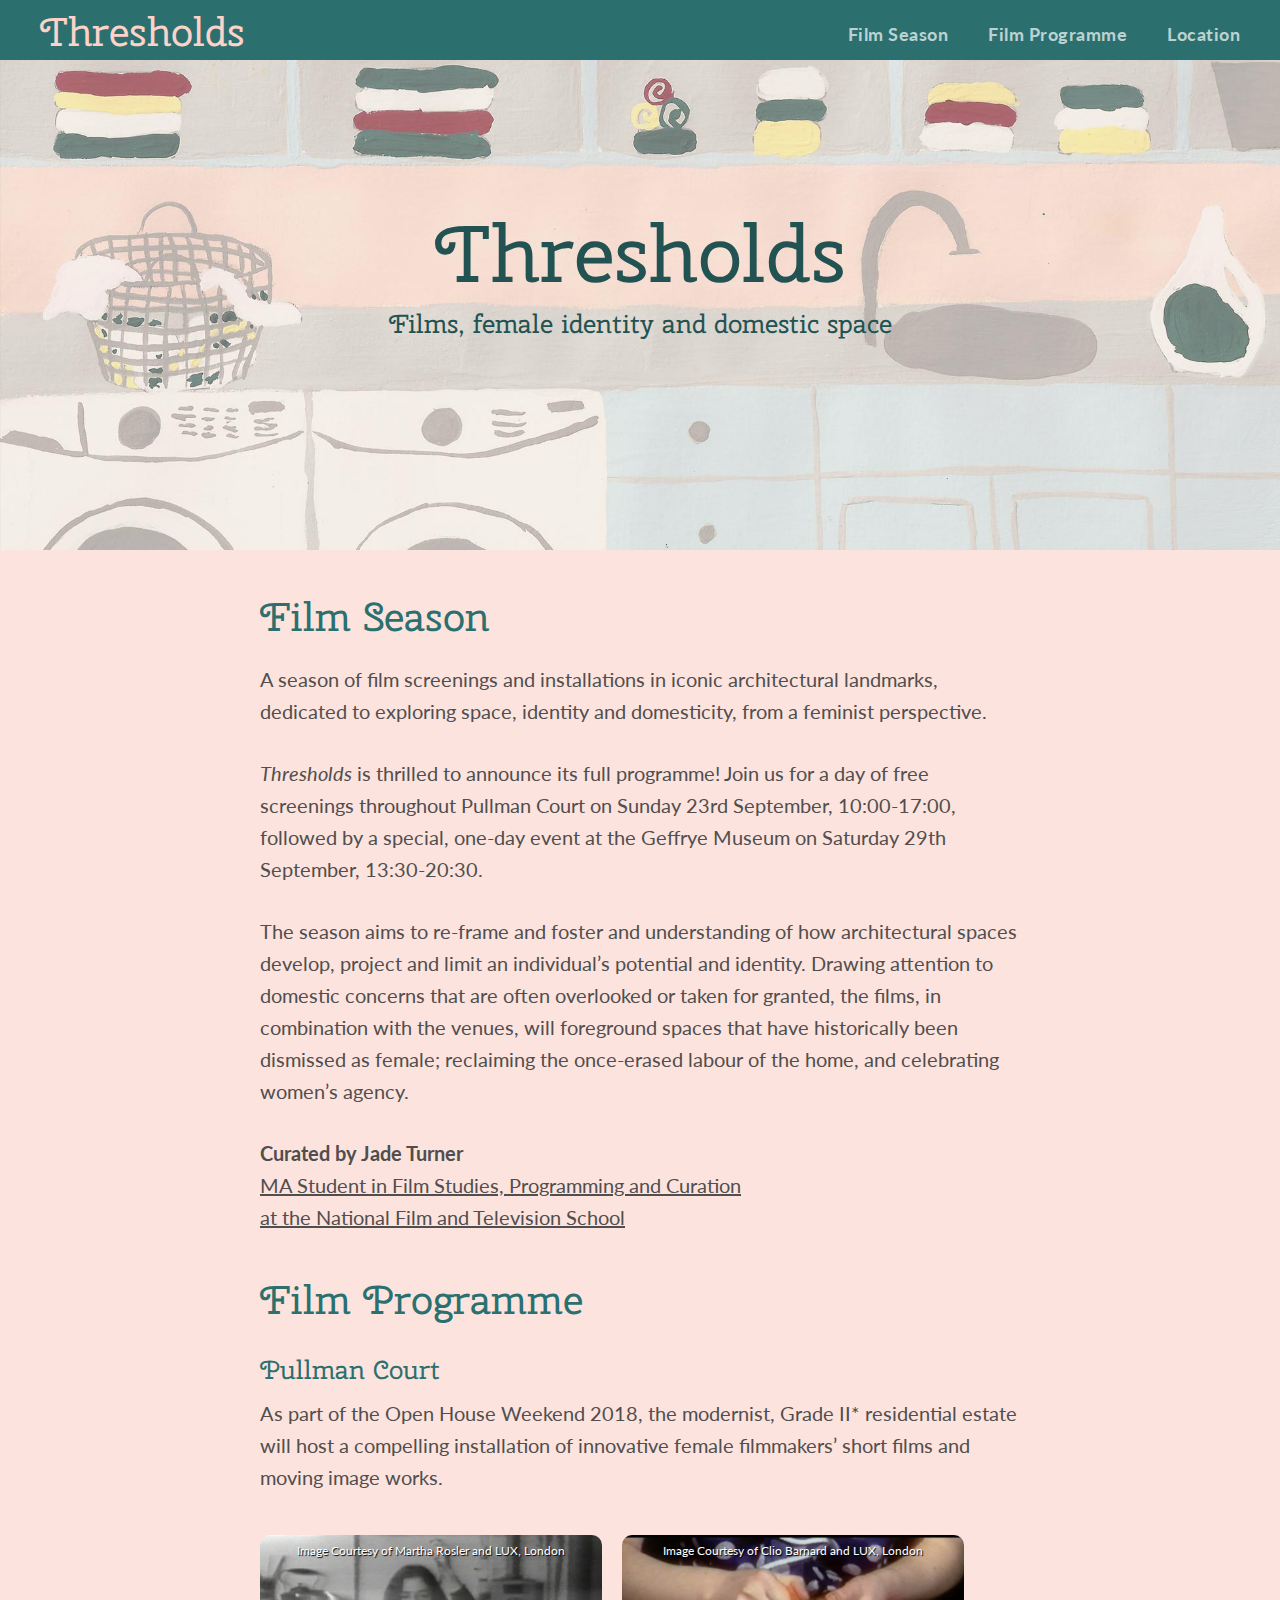
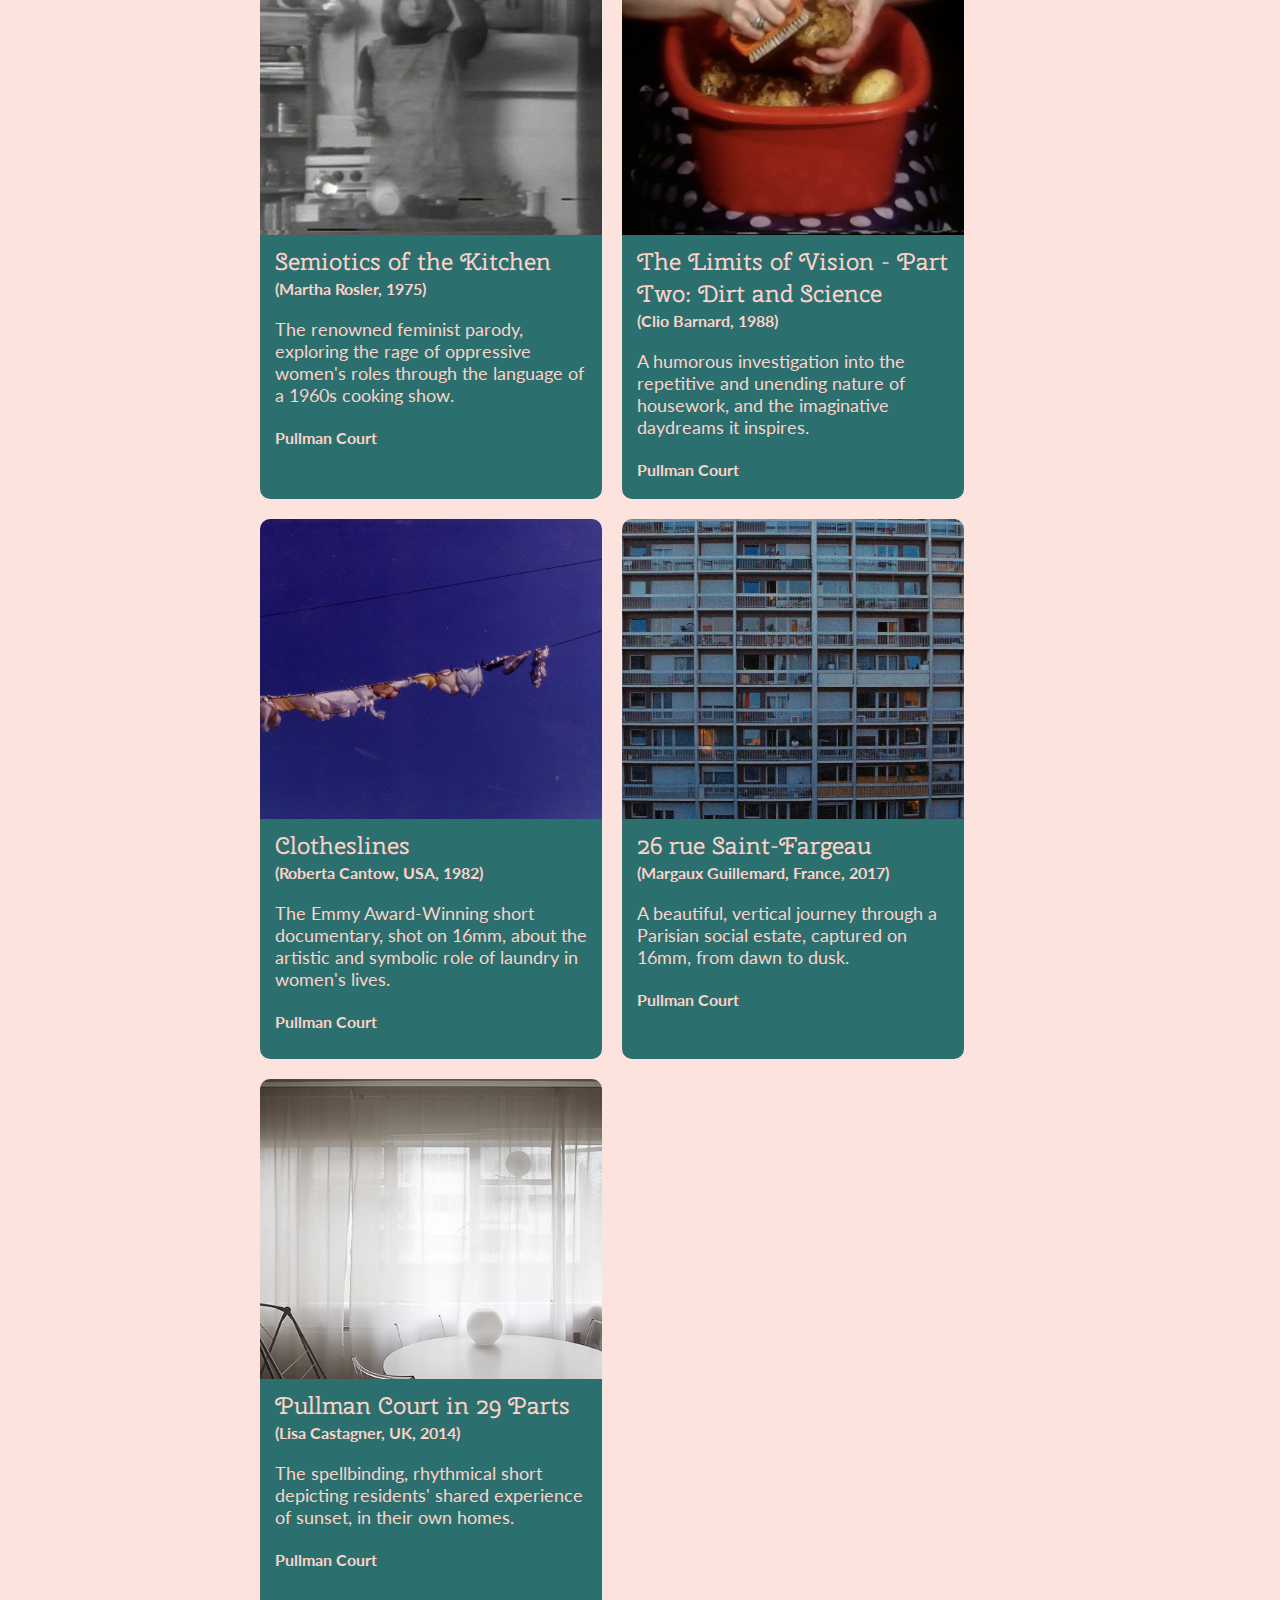
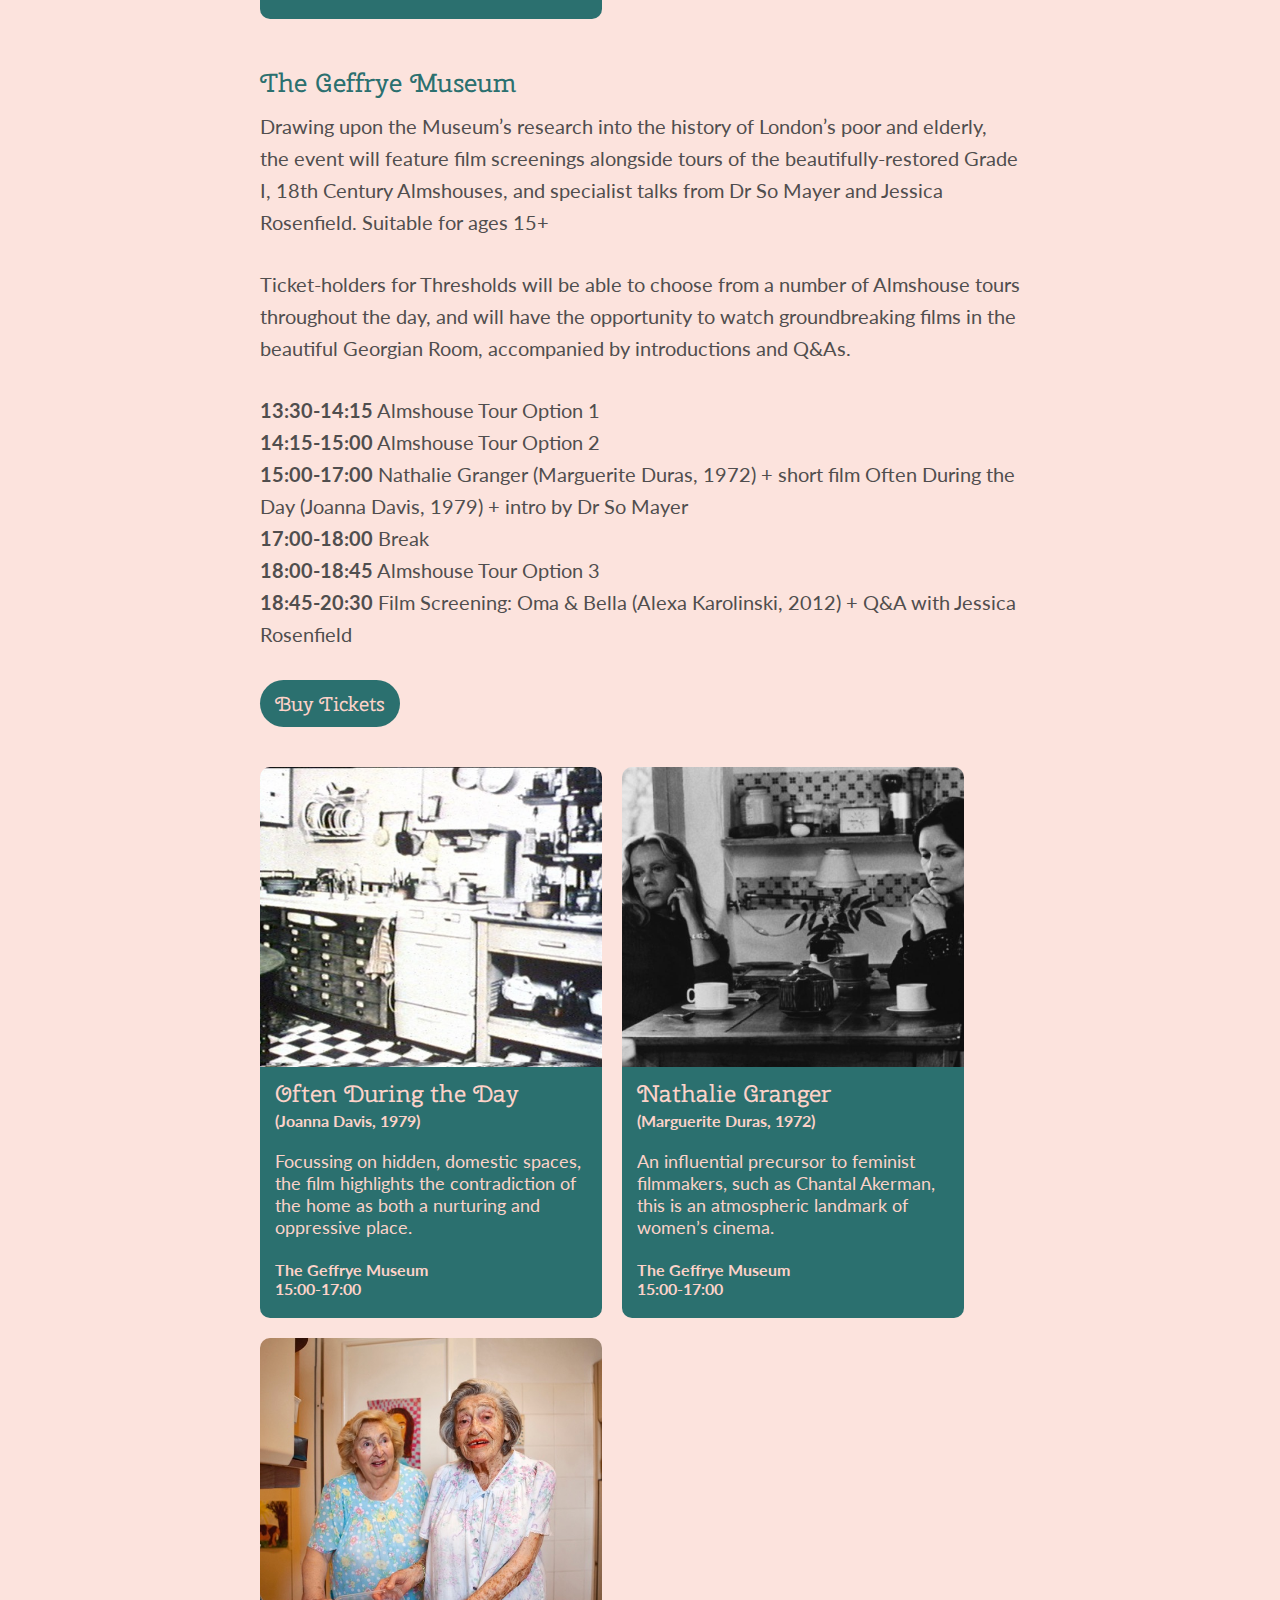
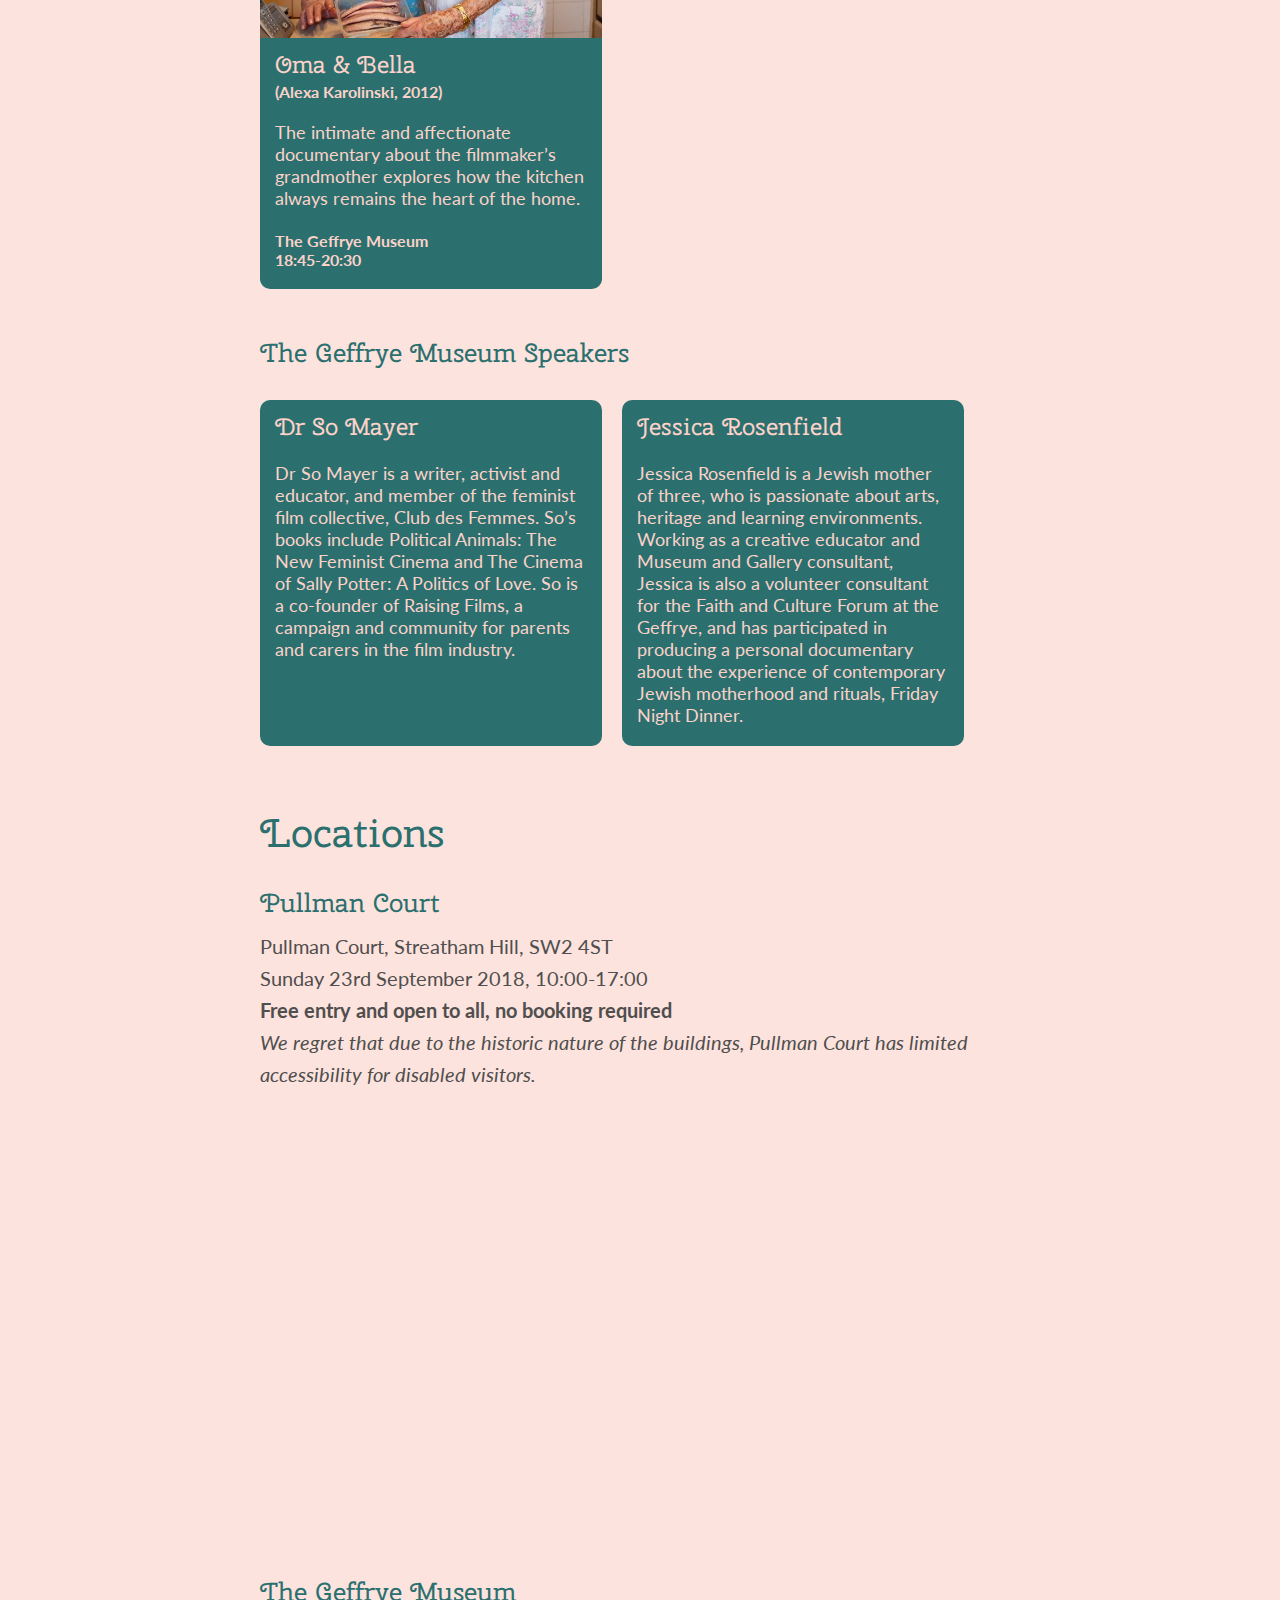
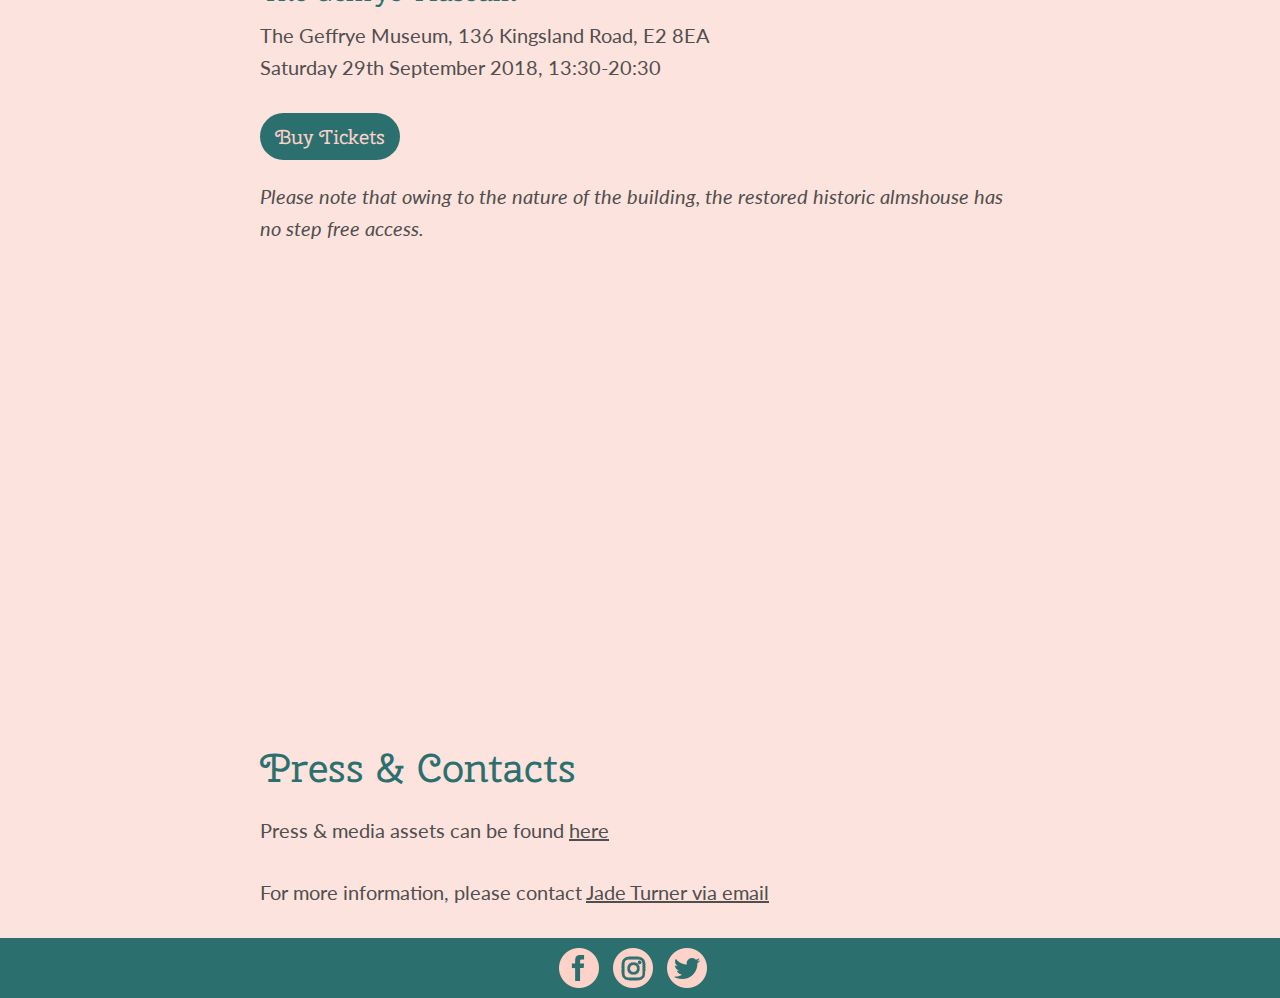
<file: index.html>
<!DOCTYPE html>
<html lang="en">
<head>
    <!-- Global site tag (gtag.js) - Google Analytics -->
<script async src="https://www.googletagmanager.com/gtag/js?id=UA-68622014-3"></script>
<script>
  window.dataLayer = window.dataLayer || [];
  function gtag(){dataLayer.push(arguments);}
  gtag('js', new Date());

  gtag('config', 'UA-68622014-3');
</script>

    <meta charset="UTF-8">
    <meta name="viewport" content="width=device-width, initial-scale=1.0, maximum-scale=1.0, user-scalable=no" />
    <title>Thresholds Film Season</title>
    <link rel="stylesheet" href="css/style.css">
    <link rel="stylesheet" href="css/animate.css">
    <script
  src="https://code.jquery.com/jquery-3.3.1.min.js"
  integrity="sha256-FgpCb/KJQlLNfOu91ta32o/NMZxltwRo8QtmkMRdAu8="
  crossorigin="anonymous"></script>
    <link href="https://fonts.googleapis.com/css?family=Cherry+Swash:400,700|Lato:300,400,700" rel="stylesheet">
</head>
<body>
    <div class="nav-container animated fadeInDown">
        <p class="logo animated slideInDown delay-1s">Thresholds</p>
        <div class="link-container">
            <ul class="nav-content animated slideInDown delay-1s"><a href="#festival">Film Season</a></ul><ul class="nav-content animated slideInDown delay-1s"><a href="#films">Film Programme</a></ul><ul class="nav-content animated slideInDown delay-1s"><a href="#locations">Location</a></ul>
        </div>
    </div>
    
    <div class="header-image animated fadeIn">
        <div class="threshold-brief-container">
            <p class="brief-title animated fadeInDown delay-1s">Thresholds</p>
            <p class="brief-copy animated fadeInDown delay-1s">Films, female identity and domestic space</p>
        </div>
    </div>
    
    <div class="main-container animated fadeIn delay-2s">
        <div id="festival"></div>
        
        <p class="main-title">Film Season</p>
        
        <p class="body">A season of film screenings and installations in iconic architectural landmarks, dedicated to exploring space, identity and domesticity, from a feminist perspective.</p>
        
        <p class="body"><i>Thresholds</i> is thrilled to announce its full programme! Join us for a day of free screenings throughout Pullman Court on Sunday 23rd September, 10:00-17:00, followed by a special, one-day event at the Geffrye Museum on Saturday 29th September, 13:30-20:30.</p>

        <p class="body">The season aims to re-frame and foster and understanding of how architectural spaces develop, project and limit an individual’s potential and identity. Drawing attention to domestic concerns that are often overlooked or taken for granted, the films, in combination with the venues, will foreground spaces that have historically been dismissed as female; reclaiming the once-erased labour of the home, and celebrating women’s agency.</p>
        
        <p class="body"><span>Curated by Jade Turner</span><br><a href="https://nfts.co.uk/film-studies-programming-and-curation">MA Student in Film Studies, Programming and Curation<br>at the National Film and Television School</a></p>
        
        <div id="films"></div>
        
        <p class="main-title">Film Programme</p>
        
        <p class="location-title">Pullman Court</p>
        
        <p class="body">As part of the Open House Weekend 2018, the modernist, Grade II* residential estate will host a compelling installation of innovative female filmmakers’ short films and moving image works.</p>
        
        <div class="film-half-left">
        <div class="semioticsimg"><p>Image Courtesy of Martha Rosler and LUX, London</p></div>
        <div class="film-info-panel">
            <p class="film-title">Semiotics of the Kitchen</p>
            <p class="film-title-body">(Martha Rosler, 1975)</p>
            <p class="film-body">The renowned feminist parody, exploring the rage of oppressive women's roles through the language of a 1960s cooking show.</p>
            <div style="height: 20px"></div>
            <p class="film-title-body">Pullman Court</p>
            <div style="height: 52px"></div>
        </div>
        </div>
    <div class="film-half-right">
        <div class="limitsimg"><p>Image Courtesy of Clio Barnard and LUX, London</p></div>
        <div class="film-info-panel">
            <p class="film-title">The Limits of Vision - Part Two: Dirt and Science</p>
            <p class="film-title-body">(Clio Barnard, 1988)</p>
            <p class="film-body">A humorous investigation into the repetitive and unending nature of housework, and the imaginative daydreams it inspires.</p>
            <div style="height: 20px"></div>
            <p class="film-title-body">Pullman Court</p>
            <div style="height: 20px"></div>
    </div>
    </div>    
    <div class="film-half-left">
        <div class="clotheslineimg"></div>
        <div class="film-info-panel">
            <p class="film-title">Clotheslines</p>
            <p class="film-title-body">(Roberta Cantow, USA, 1982)</p>
            <p class="film-body">The Emmy Award-Winning short documentary, shot on 16mm, about the artistic and symbolic role of laundry in women's lives.</p>
            <div style="height: 20px"></div>
            <p class="film-title-body">Pullman Court</p>
            <div style="height: 20px"></div>
        </div>
    </div>
    <div class="film-half-right">
        <div class="twentysixrueimg"></div>
        <div class="film-info-panel">
            <p class="film-title">26 rue Saint-Fargeau</p>
            <p class="film-title-body">(Margaux Guillemard, France, 2017)</p>
            <p class="film-body">A beautiful, vertical journey through a Parisian social estate, captured on 16mm, from dawn to dusk.</p>
            <div style="height: 20px"></div>
            <p class="film-title-body">Pullman Court</p>
            <div style="height: 20px"></div>
        </div>
    </div>
    <div class="film-half-left">
        <div class="pullmanimg"></div>
        <div class="film-info-panel">
            <p class="film-title">Pullman Court in 29 Parts</p>
            <p class="film-title-body">(Lisa Castagner, UK, 2014)</p>
            <p class="film-body">The spellbinding, rhythmical short depicting residents' shared experience of sunset, in their own homes.</p>
            <div style="height: 20px"></div>
            <p class="film-title-body">Pullman Court</p>
            <div style="height: 20px"></div>
        </div>
    </div>
        
        <p class="location-title">The Geffrye Museum</p>
        
        <p class="body">Drawing upon the Museum’s research into the history of London’s poor and elderly, the event will feature film screenings alongside tours of the beautifully-restored Grade I, 18th Century Almshouses, and specialist talks from Dr So Mayer and Jessica Rosenfield. Suitable for ages 15+</p>
        
        <p class="body">Ticket-holders for Thresholds will be able to choose from a number of Almshouse tours throughout the day, and will have the opportunity to watch groundbreaking films in the beautiful Georgian Room, accompanied by introductions and Q&amp;As.</p>
        
        <p class="body"><span>13:30-14:15</span> Almshouse Tour Option 1<br><span>14:15-15:00</span> Almshouse Tour Option 2<br><span>15:00-17:00</span> Nathalie Granger (Marguerite Duras, 1972) + short film Often During the Day (Joanna Davis, 1979) + intro by Dr So Mayer<br><span>17:00-18:00</span> Break<br><span>18:00-18:45</span> Almshouse Tour Option 3<br><span>18:45-20:30</span> Film Screening: Oma &amp; Bella (Alexa Karolinski, 2012) + Q&amp;A with Jessica Rosenfield</p>

        <a href="https://www.eventbrite.co.uk/e/thresholds-films-female-identity-and-domestic-space-tickets-50480106357" target="_blank"><p class="ticket-btn">Buy Tickets</p></a>
        <div style="height: 40px"></div>
        
        <div class="film-half-left">
        <div class="oftenimg"></div>
        <div class="film-info-panel">
            <p class="film-title">Often During the Day</p>
            <p class="film-title-body">(Joanna Davis, 1979)</p>
            <p class="film-body">Focussing on hidden, domestic spaces, the film highlights the contradiction of the home as both a nurturing and oppressive place.</p>
            <div style="height: 20px"></div>
            <p class="film-title-body"><a href="https://www.eventbrite.co.uk/e/thresholds-films-female-identity-and-domestic-space-tickets-50480106357" target="_blank">The Geffrye Museum<br>15:00-17:00</a></p>
            <div style="height: 20px"></div>
        </div>
    </div>
    <div class="film-half-right">
        <div class="natimg"></div>
        <div class="film-info-panel">
            <p class="film-title">Nathalie Granger</p>
            <p class="film-title-body">(Marguerite Duras, 1972)</p>
            <p class="film-body">An influential precursor to feminist filmmakers, such as Chantal Akerman, this is an atmospheric landmark of women’s cinema.</p>
            <div style="height: 20px"></div>
            <p class="film-title-body"><a href="https://www.eventbrite.co.uk/e/thresholds-films-female-identity-and-domestic-space-tickets-50480106357" target="_blank">The Geffrye Museum<br>15:00-17:00</a></p>
            <div style="height: 20px"></div>
    </div>
    </div>    
    <div class="film-half-left">
        <div class="omabellaimg"></div>
        <div class="film-info-panel">
            <p class="film-title">Oma &amp; Bella</p>
            <p class="film-title-body">(Alexa Karolinski, 2012)</p>
            <p class="film-body">The intimate and affectionate documentary about the filmmaker’s grandmother explores how the kitchen always remains the heart of the home.</p>
            <div style="height: 20px"></div>
            <p class="film-title-body"><a href="https://www.eventbrite.co.uk/e/thresholds-films-female-identity-and-domestic-space-tickets-50480106357" target="_blank">The Geffrye Museum<br>18:45-20:30</a></p>
            <div style="height: 20px"></div>
        </div>
    </div>
        
    <p class="location-title">The Geffrye Museum Speakers</p>
        <div style="height: 40px"></div>
    
            <div class="film-half-left">
        <div class="film-info-panel rounded">
            <p class="film-title">Dr So Mayer</p>
            <p class="film-body">Dr So Mayer is a writer, activist and educator, and member of the feminist film collective, Club des Femmes. So’s books include Political Animals: The New Feminist Cinema and The Cinema of Sally Potter: A Politics of Love. So is a co-founder of Raising Films, a campaign and community for parents and carers in the film industry.</p>
            <div style="height: 86px"></div>
        </div>
        </div>
    <div class="film-half-right">
        <div class="film-info-panel rounded">
            <p class="film-title">Jessica Rosenfield</p>
            <p class="film-body">Jessica Rosenfield is a Jewish mother of three, who is passionate about arts, heritage and learning environments. Working as a creative educator and Museum and Gallery consultant, Jessica is also a volunteer consultant for the Faith and Culture Forum at the Geffrye, and has participated in producing a personal documentary about the experience of contemporary Jewish motherhood and rituals, Friday Night Dinner.</p>
            <div style="height: 20px"></div>
    </div>
    </div> 
        
    <div id="locations"></div>
        
        <p class="main-title">Locations</p>
        
        <p class="location-title">Pullman Court</p>
        <p class="body">Pullman Court, Streatham Hill, SW2 4ST<br>Sunday 23rd September 2018, 10:00-17:00<br><span>Free entry and open to all, no booking required</span><br><i>We regret that due to the historic nature of the buildings, Pullman Court has limited accessibility for disabled visitors.</i></p>
        
        <div class="map-responsive">
            <iframe src="https://www.google.com/maps/embed?pb=!1m18!1m12!1m3!1d2486.825788934138!2d-0.125085284493184!3d51.442993179624615!2m3!1f0!2f0!3f0!3m2!1i1024!2i768!4f13.1!3m3!1m2!1s0x4876043b6212f681%3A0x6bee7fb1e913d3d9!2sPullman+Court%2C+London+SW2+4SZ!5e0!3m2!1sen!2suk!4v1535365535473" width="600" height="450" frameborder="0" style="border:0" allowfullscreen></iframe>
        </div>
        
        <p class="location-title">The Geffrye Museum</p>
        <p class="body">The Geffrye Museum, 136 Kingsland Road, E2 8EA<br>Saturday 29th September 2018, 13:30-20:30<br></p>
        
        <a href="https://www.eventbrite.co.uk/e/thresholds-films-female-identity-and-domestic-space-tickets-50480106357" target="_blank"><p class="ticket-btn">Buy Tickets</p></a>
        
        <p class="body"><i>Please note that owing to the nature of the building, the restored historic almshouse has no step free access.</i></p>
        
        <div class="map-responsive">
            <iframe src="https://www.google.com/maps/embed?pb=!1m18!1m12!1m3!1d2481.994494310247!2d-0.07900464886063574!3d51.531660816650366!2m3!1f0!2f0!3f0!3m2!1i1024!2i768!4f13.1!3m3!1m2!1s0x48761cbc0438b787%3A0x2a08f7c57fb71616!2sGeffrye+Museum!5e0!3m2!1sen!2suk!4v1537469577539" width="600" height="450" frameborder="0" style="border:0" allowfullscreen></iframe>
        </div>
        
    <p class="main-title">Press &amp; Contacts</p>
        
        <p class="body">Press &amp; media assets can be found <a href="https://drive.google.com/drive/folders/1uo0g0bjaFKhTD7sGnIvYYY1qhOZzfhAa?usp=sharing" target="_blank">here</a></p>
        <p class="body">For more information, please contact <a href="mailto:jade@betweentheframes.co.uk?subject=Thresholds 2018">Jade Turner via email</a></p>
    </div>
    <div class="footer">
        <a href="https://www.facebook.com/thresholds2018" target="_blank"><img class="footer-social" src="/media/fb.png"></a><a href="https://www.instagram.com/btf_film" target="_blank"><img class="footer-social" src="/media/ig.png"></a><a href="https://twitter.com/btf_film" target="_blank"><img class="footer-social" src="/media/twt.png"></a>
    </div>
<script>
$('a').click(function(){
    $('html, body').animate({
        scrollTop: $( $(this).attr('href') ).offset().top
    }, 500);
    return false;
});
</script>
</body>
</html>
</file>
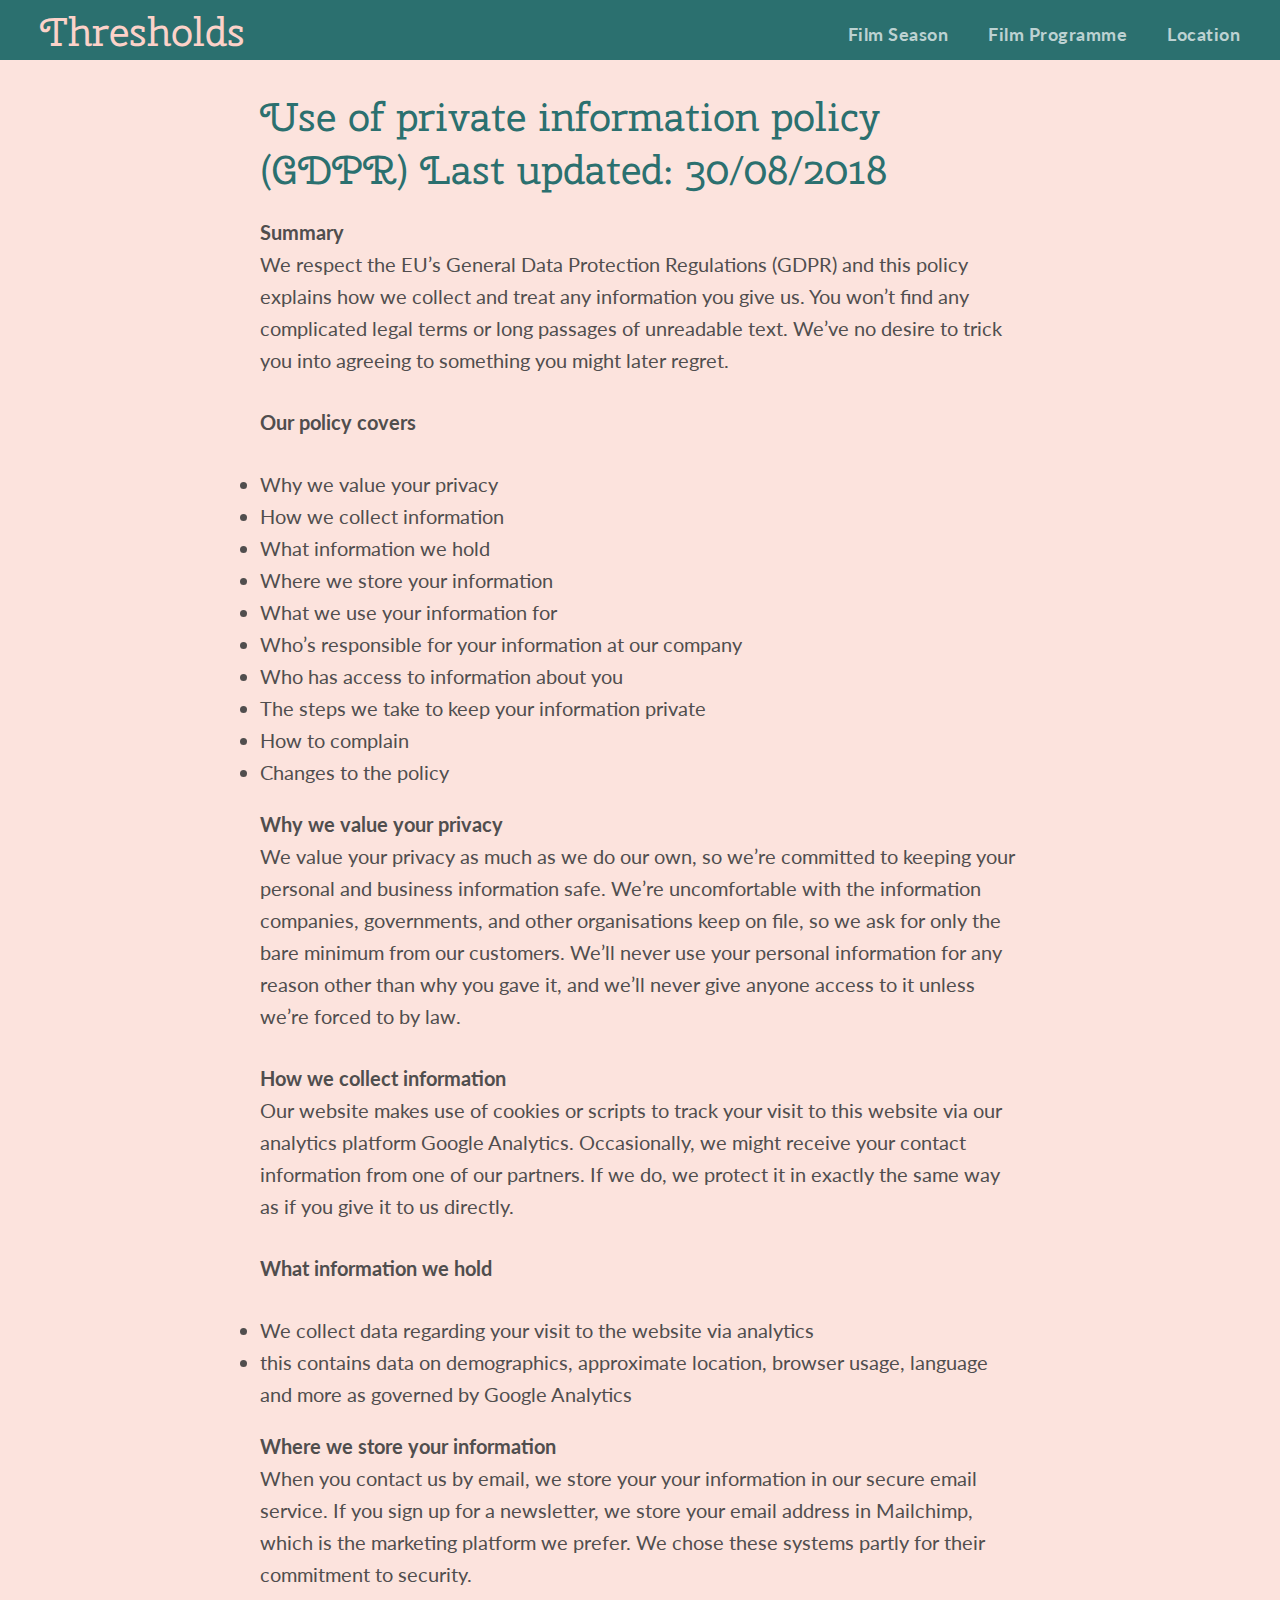
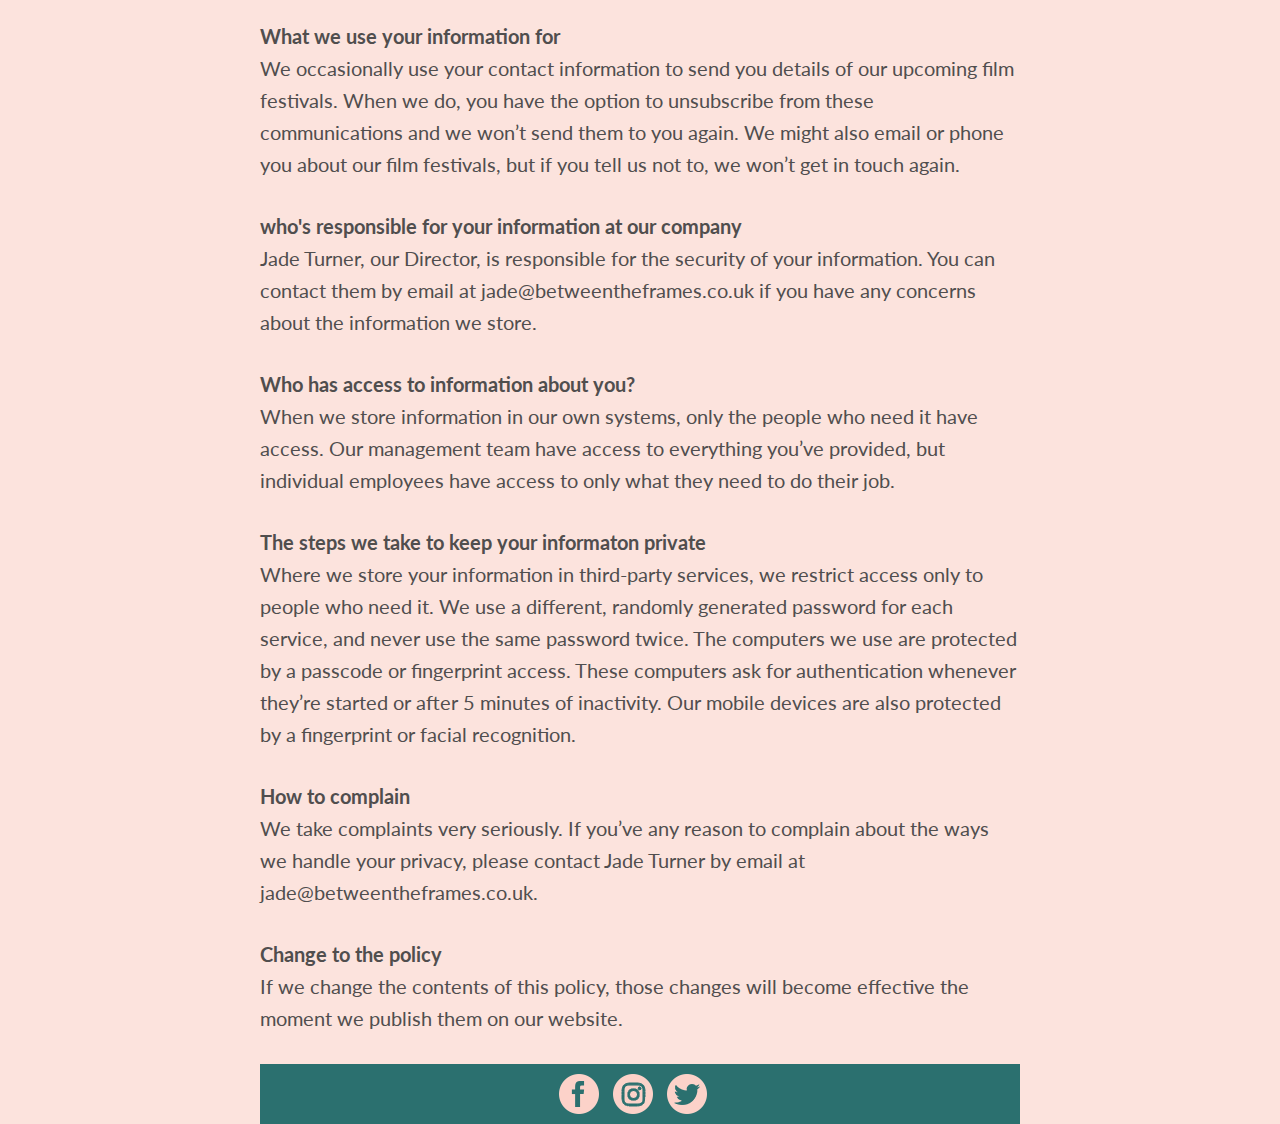
<file: privacy-policy.html>
<!DOCTYPE html>
<html lang="en">
<head>
    <!-- Global site tag (gtag.js) - Google Analytics -->
<script async src="https://www.googletagmanager.com/gtag/js?id=UA-68622014-3"></script>
<script>
  window.dataLayer = window.dataLayer || [];
  function gtag(){dataLayer.push(arguments);}
  gtag('js', new Date());

  gtag('config', 'UA-68622014-3');
</script>

    <meta charset="UTF-8">
    <meta name="viewport" content="width=device-width, initial-scale=1.0, maximum-scale=1.0, user-scalable=no" />
    <title>Thresholds Film Season</title>
    <link rel="stylesheet" href="css/style.css">
    <link rel="stylesheet" href="css/animate.css">
    <script
  src="https://code.jquery.com/jquery-3.3.1.min.js"
  integrity="sha256-FgpCb/KJQlLNfOu91ta32o/NMZxltwRo8QtmkMRdAu8="
  crossorigin="anonymous"></script>
    <link href="https://fonts.googleapis.com/css?family=Cherry+Swash:400,700|Lato:300,400,700" rel="stylesheet">
</head>
<body>
    <div class="nav-container animated fadeInDown">
        <p class="logo animated slideInDown delay-1s">Thresholds</p>
        <div class="link-container">
            <ul class="nav-content animated slideInDown delay-1s"><a href="/index.html#festival">Film Season</a></ul><ul class="nav-content animated slideInDown delay-1s"><a href="/index.html#films">Film Programme</a></ul><ul class="nav-content animated slideInDown delay-1s"><a href="/index.html#locations">Location</a></ul>
        </div>
    </div>
    <div class="main-container animated fadeIn delay-1s">
        <div style="height: 50px;"></div>
        <p class="main-title">Use of private information policy (GDPR)
Last updated: 30/08/2018</p>
        
        <p class="body"><span>Summary</span><br>We respect the EU’s General Data Protection Regulations (GDPR) and this policy explains how we collect and treat any information you give us. You won’t find any complicated legal terms or long passages of unreadable text. We’ve no desire to trick you into agreeing to something you might later regret.
        </p>
        
        <p class="body"><span>Our policy covers</span>
        <li class="bodyli">Why we value your privacy</li>
        <li class="bodyli">How we collect information</li>
        <li class="bodyli">What information we hold</li>
        <li class="bodyli">Where we store your information</li>
        <li class="bodyli">What we use your information for</li>
        <li class="bodyli">Who’s responsible for your information at our company</li>
        <li class="bodyli">Who has access to information about you</li>
        <li class="bodyli">The steps we take to keep your information private</li>
        <li class="bodyli">How to complain</li>
        <li class="bodyli">Changes to the policy</li>
        </p>
        
        <p class="body"><span>Why we value your privacy</span><br>We value your privacy as much as we do our own, so we’re committed to keeping your personal and business information safe. We’re uncomfortable with the information companies, governments, and other organisations keep on file, so we ask for only the bare minimum from our customers. We’ll never use your personal information for any reason other than why you gave it, and we’ll never give anyone access to it unless we’re forced to by law.</p>
        
        <p class="body"><span>How we collect information</span><br>Our website makes use of cookies or scripts to track your visit to this website via our analytics platform Google Analytics. Occasionally, we might receive your contact information from one of our partners. If we do, we protect it in exactly the same way as if you give it to us directly.</p>

        <p class="body"><span>What information we hold</span>
        <li class="bodyli">We collect data regarding your visit to the website via analytics</li>
        <li class="bodyli">this contains data on demographics, approximate location, browser usage, language and more as governed by Google Analytics</li></p>

        <p class="body"><span>Where we store your information</span><br>When you contact us by email, we store your your information in our secure email service. If you sign up for a newsletter, we store your email address in Mailchimp, which is the marketing platform we prefer. We chose these systems partly for their commitment to security.
        </p>
        
        <p class="body"><span>What we use your information for</span><br>We occasionally use your contact information to send you details of our upcoming film festivals. When we do, you have the option to unsubscribe from these communications and we won’t send them to you again. We might also email or phone you about our film festivals, but if you tell us not to, we won’t get in touch again.</p>
        
        <p class="body"><span>who's responsible for your information at our company</span><br>Jade Turner, our Director, is responsible for the security of your information. You can contact them by email at jade@betweentheframes.co.uk if you have any concerns about the information we store.</p>
        
        <p class="body"><span>Who has access to information about you?</span><br>When we store information in our own systems, only the people who need it have access. Our management team have access to everything you’ve provided, but individual employees have access to only what they need to do their job.</p>
        
        <p class="body"><span>The steps we take to keep your informaton private</span><br>Where we store your information in third-party services, we restrict access only to people who need it. We use a different, randomly generated password for each service, and never use the same password twice. The computers we use are protected by a passcode or fingerprint access. These computers ask for authentication whenever they’re started or after 5 minutes of inactivity. Our mobile devices are also protected by a fingerprint or facial recognition.</p>
        
        <p class="body"><span>How to complain</span><br>We take complaints very seriously. If you’ve any reason to complain about the ways we handle your privacy, please contact Jade Turner by email at jade@betweentheframes.co.uk.</p>
        
        <p class="body"><span>Change to the policy</span><br>If we change the contents of this policy, those changes will become effective the moment we publish them on our website.</p>
        
    <div class="footer">
        <a href="https://www.facebook.com/thresholds2018" target="_blank"><img class="footer-social" src="/media/fb.png"></a><a href="https://www.instagram.com/thresholds2018/" target="_blank"><img class="footer-social" src="/media/ig.png"></a><a href="https://twitter.com/thresholds2018" target="_blank"><img class="footer-social" src="/media/twt.png"></a>
    </div>
    </div>
<script>
$('a').click(function(){
    $('html, body').animate({
        scrollTop: $( $(this).attr('href') ).offset().top
    }, 500);
    return false;
});
</script>
</body>
</html>
</file>
<file: css/style.css>
html {
    background-color: #fce3dd;
    -webkit-font-smoothing: antialiased;
	-moz-osx-font-smoothing: grayscale;
}

body {
    margin: 0px;
    padding: 0px;
}

a:link, a:visited, a:hover, a:link:active, a:visited:active {
    color: inherit;
    outline: 0;
    text-decoration: none;
}

.nav-container {
    width: 100%;
    height: 60px;
    background-color: #2b706f;
    position: fixed;
    z-index: 200;
}

.logo {
    display: inline-block;
    float: left;
    font-family: 'Cherry Swash', cursive;
    font-weight: 400;
    color: #fcd2c9;
    font-size: 40px;
    margin: 0px;
    margin-top: 5px;
    margin-left: 40px;
}

.link-container {
    display: inline-block;
    float: right;
    height: 50px;
    margin-top: 5px;
    margin-right: 40px;
}

.nav-content {
    display: inline-block;
    list-style: none;
    text-align: right;
    font-family: 'lato', sans-serif;
    font-weight: 700;
    letter-spacing: 0.5px;
    font-size: 18px;
    color: rgba(255,255,255,0.7);
}

.nav-content a {
    color: inherit;
    transition: color .2s linear;
    text-decoration: none;
}

.nav-content a:hover {
    color: white;
    text-decoration: none;
}

.header-image {
    display: block;
    width: 100%;
    height: 550px;
    background-image: url(../media/header-7.jpg);
    background-size: cover;
    background-position: top center;
    text-align: center;
}


.threshold-brief-container {
    display: inline-block;
    margin-left: auto;
    margin-right: auto;
    margin-top: 200px;
}

.brief-title {
    font-family: 'Cherry Swash', cursive;
    font-weight: 400;
    color: #225352;
    font-size: 80px;
    margin: 0px;
    padding: 0px;
/*    text-shadow: 0px 2px #0d3433;*/
}

.brief-copy {
    font-family: 'Cherry Swash', cursive;
    font-weight: 400;
    color: #225352;
    font-size: 26px;
    margin: 0px;
    padding: 0px;
    text-align: center;
/*    text-shadow: 0px 1px #0d3433;*/
}

.main-container {
    max-width: 760px;
    margin-left: auto;
    margin-right: auto;
    padding-left: 20px;
    padding-right: 20px;
}

#festival {
    position: absolute;
    height: 10px;
    width: 10px;
    margin-top: -100px;
}

.main-title {
    font-family: 'Cherry Swash', cursive;
    font-weight: 400;
    color: #2b706f;
    font-size: 40px;
    margin: 0px;
    padding: 0px;
    margin-top: 40px;
}

.body {
    font-family: 'Lato', sans-serif;
    font-size: 20px;
    line-height: 1.6;
    margin-bottom: 30px;
    color: #504e4e;
}

.body span {
    font-weight: 700;
}

.bodyli {
    font-family: 'Lato', sans-serif;
    font-size: 20px;
    line-height: 1.6;
    color: #504e4e;
    margin: 0px;
    padding: 0px;
}

.body a {
    text-decoration: underline;
    transition: all .1s linear;
}

.body a:hover {
    text-decoration: none;
    color: #2b706f;
}

#films {
    position: absolute;
    height: 10px;
    width: 10px;
    margin-top: -100px;
}

.film-half-left {
    display: inline-block;
    width: 45%;
    padding-right: 8px;
    vertical-align: top;
    margin-bottom: 20px;
}

.film-half-right {
    display: inline-block;
    width: 45%;
    padding-left: 8px;
    vertical-align: top;
    margin-bottom: 20px;
}

.film-info-panel {
    width: 100%;
    min-height: 240px;
    background-color: #2b706f;
    border-bottom-left-radius: 10px;
    border-bottom-right-radius: 10px;
}

.rounded {
    border-top-left-radius: 10px;
    border-top-right-radius: 10px;
}

.film-title {
    font-family: 'Cherry Swash', cursive;
    font-size: 24px;
    font-weight: 400;
    color: #fcd2c9;
    margin: 0px;
    padding-top: 10px;
    padding-left: 15px;
    padding-right: 15px;
}

.film-title-body {
    font-family: 'Lato', cursive;
    font-size: 16px;
    font-weight: 700;
    color: #fcd2c9;
    margin: 0px;
    padding-top: 2px;
    padding-left: 15px;
    padding-right: 15px;
}

.film-body {
    font-family: 'Lato', cursive;
    font-size: 18px;
    font-weight: 400;
    color: #fcd2c9;
    margin: 0px;
    padding-top: 20px;
    padding-left: 15px;
    padding-right: 15px;
}

.trailer-btn {
    max-width: 130px;
    height: 26px;
    text-align: center;
    font-family: 'Lato', sans-serif;
    font-size: 16px;
    font-weight: 700;
    color: #2b706f;
    background-color: #fcd2c9;
    margin: 0;
    padding: 0;
    border-radius: 20px;
    margin-left: 15px;
    margin-top: 20px;
    padding-top: 4px;
}

.trailer-btn:hover {
    background-color: white;
    transition: all .2s linear;
}

.semioticsimg {
    width: 100%;
    height: 300px;
    background-image:url(../media/semiotics.jpg);
    background-size: cover;
    background-position: center center;
    border-top-left-radius: 10px;
    border-top-right-radius: 10px;
}

.semioticsimg p {
    width: 90%;
    font-family: 'Lato', sans-serif;
    font-size: 12px;
    color: white;
    margin-left: auto;
    margin-right: auto;
    padding-top: 8px;
    text-align: center;
    text-shadow: 1px 1px 1px black;
}

.limitsimg {
    width: 100%;
    height: 300px;
    background-image:url(../media/limitsofvision.jpg);
    background-size: cover;
    background-position: center center;
    border-top-left-radius: 10px;
    border-top-right-radius: 10px;
}

.limitsimg p {
    width: 90%;
    font-family: 'Lato', sans-serif;
    font-size: 12px;
    color: white;
    margin-left: auto;
    margin-right: auto;
    padding-top: 8px;
    text-align: center;
    text-shadow: 1px 1px 1px black;
}

.clotheslineimg {
    width: 100%;
    height: 300px;
    background-image:url(../media/clothesline.jpg);
    background-size: cover;
    background-position: center center;
    border-top-left-radius: 10px;
    border-top-right-radius: 10px;
}

.twentysixrueimg {
    width: 100%;
    height: 300px;
    background-image:url(../media/twentysixrue.jpg);
    background-size: cover;
    background-position: center center;
    border-top-left-radius: 10px;
    border-top-right-radius: 10px;
}

.pullmanimg {
    width: 100%;
    height: 300px;
    background-image:url(../media/pullman-court-paris.jpg);
    background-size: cover;
    background-position: center center;
    border-top-left-radius: 10px;
    border-top-right-radius: 10px;
}

.tbcimg {
    width: 100%;
    height: 300px;
    background-image:url(../media/tbc.jpg);
    background-size: cover;
    background-position: center center;
    border-top-left-radius: 10px;
    border-top-right-radius: 10px;
}

.oftenimg {
    width: 100%;
    height: 300px;
    background-image:url(../media/odtd.jpg);
    background-size: cover;
    background-position: center center;
    border-top-left-radius: 10px;
    border-top-right-radius: 10px;
}

.natimg {
    width: 100%;
    height: 300px;
    background-image:url(../media/natimg.jpg);
    background-size: cover;
    background-position: center center;
    border-top-left-radius: 10px;
    border-top-right-radius: 10px;
}

.omabellaimg {
    width: 100%;
    height: 300px;
    background-image:url(../media/hering.jpg);
    background-size: cover;
    background-position: center center;
    border-top-left-radius: 10px;
    border-top-right-radius: 10px;
}

.ticket-btn {
    margin: 0;
    background-color: #2b706f;
    width: 140px;
    text-align: center;
    padding-top: 10px;
    padding-bottom: 10px;
    border-radius: 100px;
    font-family: 'Cherry Swash', cursive;
    font-size: 20px;
    color: #fcd2c9;
    transition: background-color .2s linear;
}

.ticket-btn:hover {
    background-color: #1a4949;
}

#locations {
    position: absolute;
    height: 10px;
    width: 10px;
    margin-top: -100px;
}

.map-responsive{
    overflow:hidden;
    padding-bottom:56.25%;
    position:relative;
    height: 0;
}
.map-responsive iframe{
    left:0;
    top:0;
    height:100%;
    width:100%;
    position: absolute;
}

.location-title {
    font-family: 'Cherry Swash', cursive;
    font-size: 26px;
    font-weight: 400;
    color: #2b706f;
    margin: 0;
    margin-top: 26px;
    margin-bottom: -10px;
}

.footer {
    width: 100%;
    height: 50px;
    background-color: #2b706f;
    text-align: center;
    padding-top: 10px;
}

.footer-social {
    display: inline-block;
    width: 40px;
    height: 40px;
}

.footer-social:nth-child(-n+2) {
        padding-right: 14px;
    }

@media only screen and (max-width: 804px) {
    .logo {
        margin-left: 18px;
    }
    
    .link-container {
        margin-right: 18px;
    }
}

@media only screen and (max-width: 720px) {
    .logo {
        margin-left: 18px;
        font-size: 30px;
        margin-top: 10px;
    }
    
    .link-container {
        margin-right: 18px;
        margin-top: 10px;
    }
    
    .nav-content {
        font-size: 16px;
        margin: 0px;
        padding: 0px;
        padding: 14px;
    }
}

@media only screen and (max-width: 568px) {
    .nav-container {
        height: 68px;
    }
    
    
    .logo {
        float: none;
        margin: 0px;
        width: 100%;
        font-size: 28px;
        margin-top: 0px;
        margin-bottom: 0px;
        text-align: center;
    }
    
    .link-container {
        display: block;
        float: none;
        width: 100%;
        margin-right: 0px;
        margin-top: 2px;
        text-align: center;
    }
    
    .nav-content {
        font-size: 14px;
        margin: 0px;
        padding: 0px;
        padding-top: 2px;
    }
    
    .nav-content:nth-child(-n+2) {
        padding-right: 12px;
    }
}

@media only screen and (max-width: 520px) {
    .header-image {
        height: 360px;
    }
    
    .threshold-brief-container {
        margin-left: 15px;
        margin-right: 15px;
        margin-top: 120px;
    }
    
    .brief-title {
        font-size: 60px;
    }
    
    .brief-copy {
        font-size: 22px;
    }
}

@media only screen and (max-width: 340px) {
    .header-image {
        height: 280px;
    }
    
    .threshold-brief-container {
        margin-left: 15px;
        margin-right: 15px;
        margin-top: 100px;
    }
    
    .brief-title {
        font-size: 50px;
    }
    
    .brief-copy {
        font-size: 20px;
    }
    
    .pullmanimg {
        height: 200px;
    }
    
    .tbcimg {
        height: 200px;
    }
    
    .twentysixrueimg {
        height: 200px;
    }
    
    .clotheslineimg {
        height: 200px;
    }
}

@media only screen and (max-width: 764px) {
    .film-half-left {
        width: 100%;
        display: block;
        padding-right: 0px
    }
    
    .film-half-right {
        width: 100%;
        display: block;
        padding-left: 0px;
    }
    
    .film-info-panel {
        min-height: 150px;
    }
}
</file>
